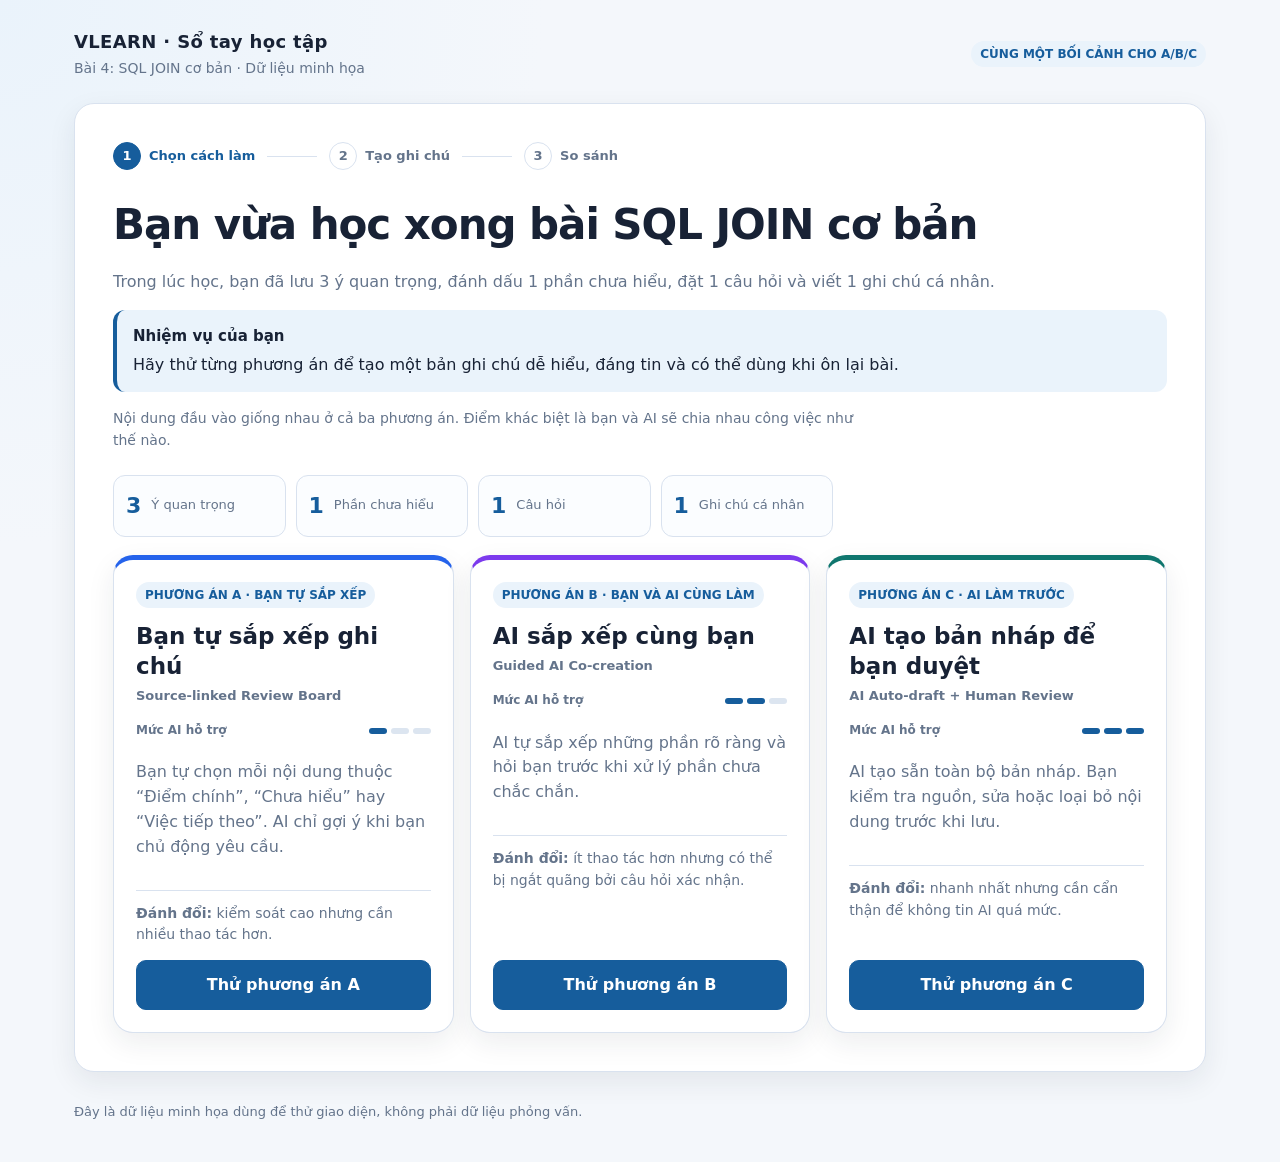
<file: prototype/index.html>
<!doctype html>
<html lang="vi">

<head>
  <meta charset="utf-8">

  <meta
    name="viewport"
    content="width=device-width, initial-scale=1"
  >

  <title>VLearn — Ba cách tạo ghi chú học tập</title>

  <link
    rel="stylesheet"
    href="styles.css"
  >
</head>

<body>

<a class="skip-link" href="#main-content">Bỏ qua phần đầu trang</a>

<div class="shell">

  <div class="topbar">

    <div>
      <div class="brand">
        VLEARN · Sổ tay học tập
      </div>

      <div class="lesson">
        Bài 4: SQL JOIN cơ bản · Dữ liệu minh họa
      </div>
    </div>

    <span class="badge">
      CÙNG MỘT BỐI CẢNH CHO A/B/C
    </span>

  </div>

  <main id="main-content" class="panel">

    <div class="journey" aria-label="Tiến trình trải nghiệm">
      <div class="journey-step active"><span>1</span><strong>Chọn cách làm</strong></div>
      <div class="journey-line"></div>
      <div class="journey-step"><span>2</span><strong>Tạo ghi chú</strong></div>
      <div class="journey-line"></div>
      <div class="journey-step"><span>3</span><strong>So sánh</strong></div>
    </div>

    <h1>
      Bạn vừa học xong bài SQL JOIN cơ bản
    </h1>

    <p class="muted">
      Trong lúc học, bạn đã lưu 3 ý quan trọng, đánh dấu 1 phần chưa hiểu,
      đặt 1 câu hỏi và viết 1 ghi chú cá nhân.
    </p>

    <div class="notice">
      <strong>Nhiệm vụ của bạn</strong>
      <span>Hãy thử từng phương án để tạo một bản ghi chú dễ hiểu, đáng tin và có thể dùng khi ôn lại bài.</span>
    </div>

    <p class="helper intro-helper">
      Nội dung đầu vào giống nhau ở cả ba phương án. Điểm khác biệt là bạn và AI sẽ chia nhau công việc như thế nào.
    </p>

    <div class="lesson-summary" aria-label="Nội dung đã lưu">
      <div class="summary-item"><strong>3</strong><span>Ý quan trọng</span></div>
      <div class="summary-item"><strong>1</strong><span>Phần chưa hiểu</span></div>
      <div class="summary-item"><strong>1</strong><span>Câu hỏi</span></div>
      <div class="summary-item"><strong>1</strong><span>Ghi chú cá nhân</span></div>
    </div>

    <div class="grid">

      <article class="card option-card option-a">

        <span class="badge">
          PHƯƠNG ÁN A · BẠN TỰ SẮP XẾP
        </span>

        <h2>
          Bạn tự sắp xếp ghi chú
        </h2>

        <span class="english-label">Source-linked Review Board</span>

        <div class="automation" aria-label="Mức AI hỗ trợ thấp">
          <span>Mức AI hỗ trợ</span>
          <div class="automation-dots"><i class="on"></i><i></i><i></i></div>
        </div>

        <p>
          Bạn tự chọn mỗi nội dung thuộc “Điểm chính”, “Chưa hiểu” hay “Việc tiếp theo”.
          AI chỉ gợi ý khi bạn chủ động yêu cầu.
        </p>

        <p class="option-tradeoff"><strong>Đánh đổi:</strong> kiểm soát cao nhưng cần nhiều thao tác hơn.</p>

        <div class="spacer"></div>

        <a
          class="btn"
          href="option-a.html"
        >
          Thử phương án A
        </a>

      </article>

      <article class="card option-card option-b">

        <span class="badge">
          PHƯƠNG ÁN B · BẠN VÀ AI CÙNG LÀM
        </span>

        <h2>
          AI sắp xếp cùng bạn
        </h2>

        <span class="english-label">Guided AI Co-creation</span>

        <div class="automation" aria-label="Mức AI hỗ trợ vừa">
          <span>Mức AI hỗ trợ</span>
          <div class="automation-dots"><i class="on"></i><i class="on"></i><i></i></div>
        </div>

        <p>
          AI tự sắp xếp những phần rõ ràng và hỏi bạn trước khi xử lý phần chưa chắc chắn.
        </p>

        <p class="option-tradeoff"><strong>Đánh đổi:</strong> ít thao tác hơn nhưng có thể bị ngắt quãng bởi câu hỏi xác nhận.</p>

        <div class="spacer"></div>

        <a
          class="btn"
          href="option-b.html"
        >
          Thử phương án B
        </a>

      </article>

      <article class="card option-card option-c">

        <span class="badge">
          PHƯƠNG ÁN C · AI LÀM TRƯỚC
        </span>

        <h2>
          AI tạo bản nháp để bạn duyệt
        </h2>

        <span class="english-label">AI Auto-draft + Human Review</span>

        <div class="automation" aria-label="Mức AI hỗ trợ cao">
          <span>Mức AI hỗ trợ</span>
          <div class="automation-dots"><i class="on"></i><i class="on"></i><i class="on"></i></div>
        </div>

        <p>
          AI tạo sẵn toàn bộ bản nháp. Bạn kiểm tra nguồn, sửa hoặc loại bỏ nội dung trước khi lưu.
        </p>

        <p class="option-tradeoff"><strong>Đánh đổi:</strong> nhanh nhất nhưng cần cẩn thận để không tin AI quá mức.</p>

        <div class="spacer"></div>

        <a
          class="btn"
          href="option-c.html"
        >
          Thử phương án C
        </a>

      </article>

    </div>

  </main>

  <footer>
    Đây là dữ liệu minh họa dùng để thử giao diện, không phải dữ liệu phỏng vấn.
  </footer>

</div>

</body>

</html>
</file>
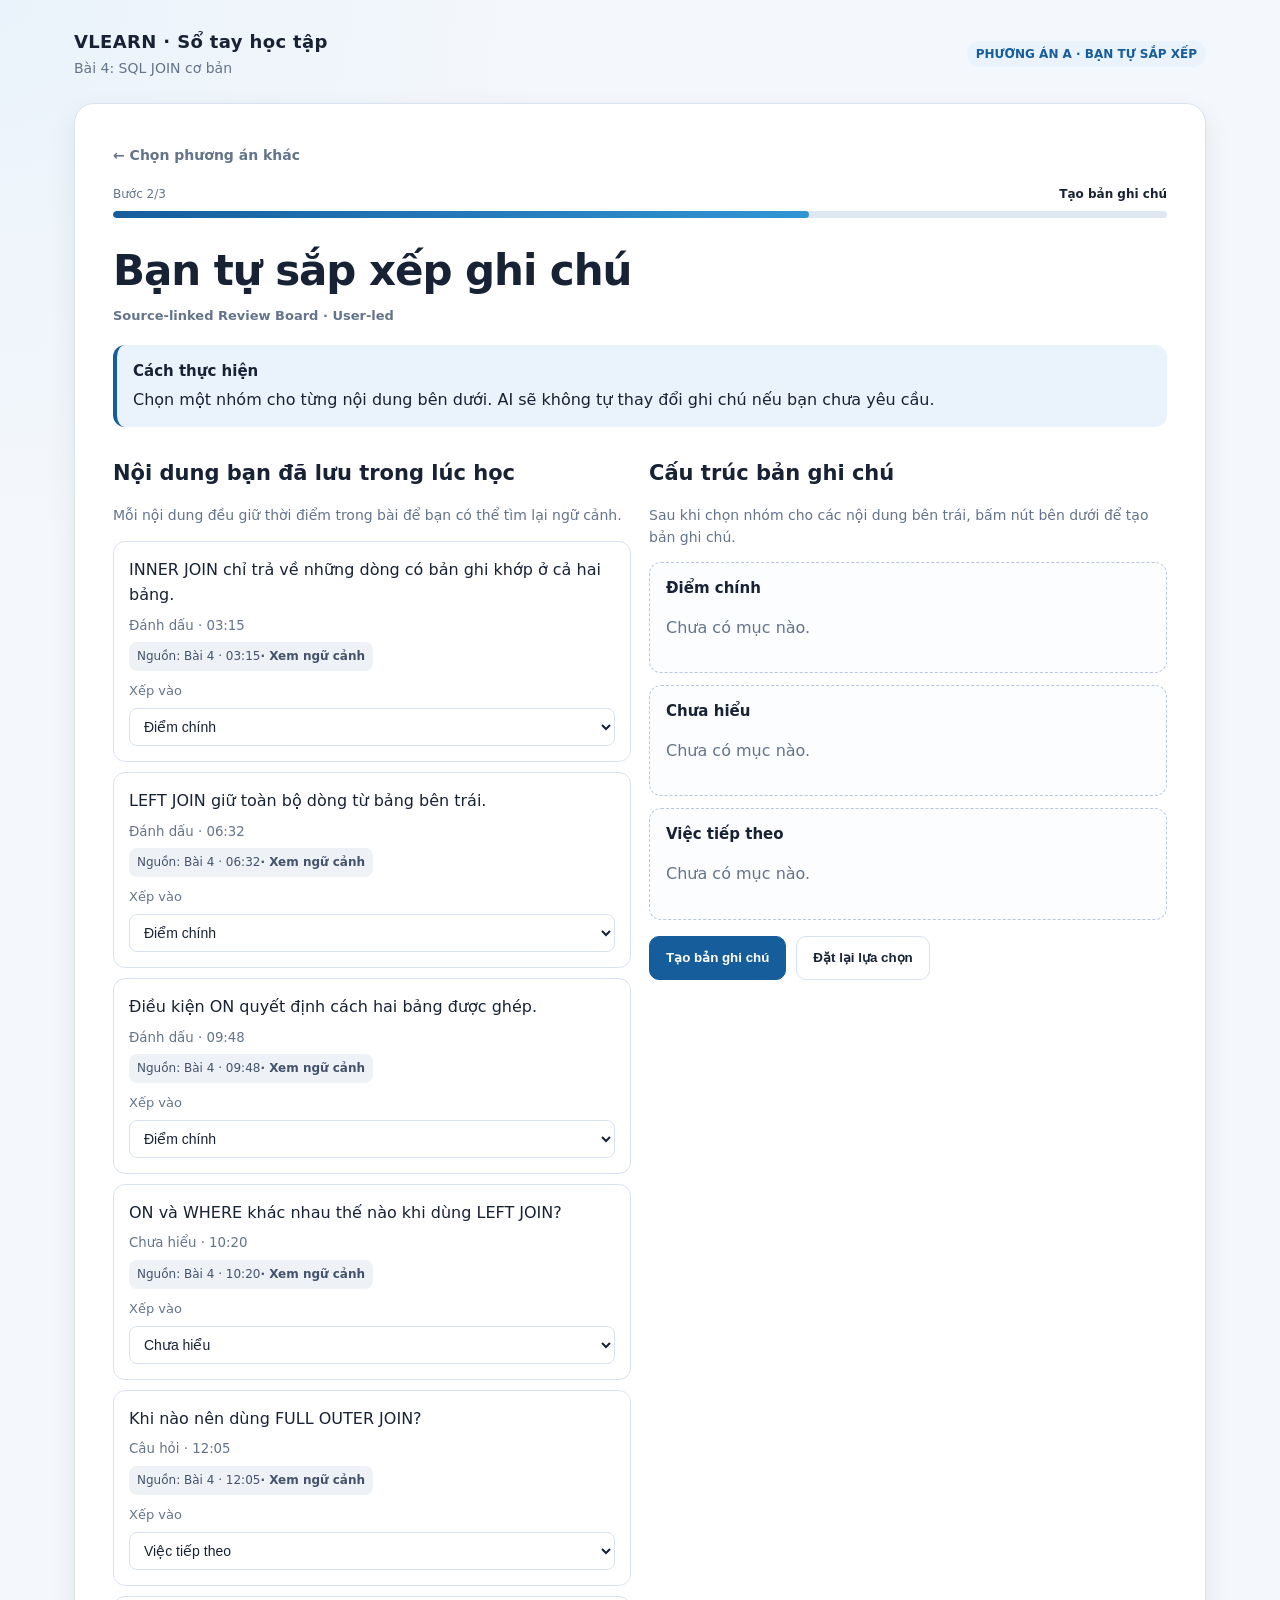
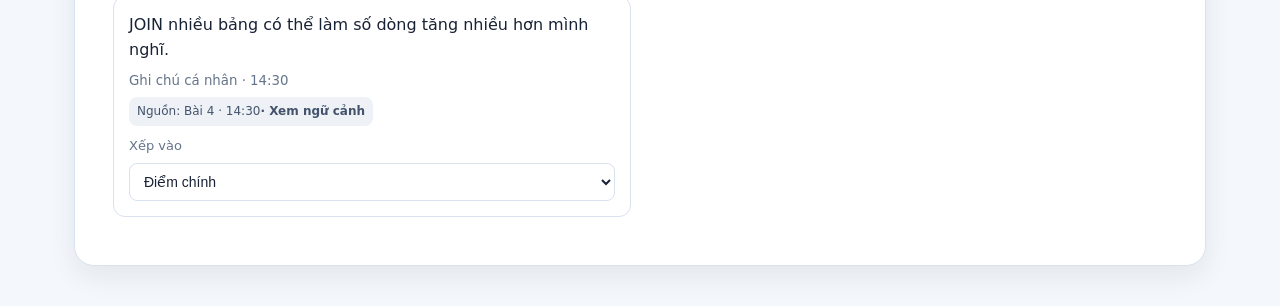
<file: prototype/option-a.html>
<!doctype html>
<html lang="vi">

<head>

  <meta charset="utf-8">

  <meta
    name="viewport"
    content="width=device-width, initial-scale=1"
  >

  <title>
    Phương án A — Bạn tự sắp xếp ghi chú
  </title>

  <link
    rel="stylesheet"
    href="styles.css"
  >

</head>

<body>

<a class="skip-link" href="#main-content">Đi thẳng đến nội dung chính</a>

<div class="shell">

  <div class="topbar">

    <div>

      <div class="brand">
        VLEARN · Sổ tay học tập
      </div>

      <div class="lesson">
        Bài 4: SQL JOIN cơ bản
      </div>

    </div>

    <span class="badge">
      PHƯƠNG ÁN A · BẠN TỰ SẮP XẾP
    </span>

  </div>

  <main id="main-content" class="panel">

    <a class="back-link" href="index.html">← Chọn phương án khác</a>

    <div class="progress-strip" aria-label="Bước 2 trên 3">
      <div class="progress-copy"><span id="progress-text">Bước 2/3</span><strong>Tạo bản ghi chú</strong></div>
      <div class="progress-track"><span id="progress-bar" style="width:66%"></span></div>
    </div>

    <h1>
      Bạn tự sắp xếp ghi chú
    </h1>

    <span class="english-label page-subtitle">Source-linked Review Board · User-led</span>

    <div class="notice">
      <strong>Cách thực hiện</strong>
      <span>Chọn một nhóm cho từng nội dung bên dưới. AI sẽ không tự thay đổi ghi chú nếu bạn chưa yêu cầu.</span>
    </div>

    <div
      id="a-raw"
      class="two-col"
    >

      <div>

        <h2>Nội dung bạn đã lưu trong lúc học</h2>

        <p class="helper">Mỗi nội dung đều giữ thời điểm trong bài để bạn có thể tìm lại ngữ cảnh.</p>

        <div class="trace">
          INNER JOIN chỉ trả về những dòng có bản ghi
          khớp ở cả hai bảng.

          <small>
            Đánh dấu · 03:15
          </small>

          <span class="source">
            Nguồn: Bài 4 · 03:15
          </span>

          <label class="classify-control">
            Xếp vào
            <select class="a-classification" data-content="INNER JOIN chỉ trả về những dòng có bản ghi khớp ở cả hai bảng." data-source="03:15">
              <option value="main" selected>Điểm chính</option>
              <option value="unclear">Chưa hiểu</option>
              <option value="next">Việc tiếp theo</option>
              <option value="ignore">Không đưa vào ghi chú</option>
            </select>
          </label>
        </div>

        <div class="trace">
          LEFT JOIN giữ toàn bộ dòng từ bảng bên trái.

          <small>
            Đánh dấu · 06:32
          </small>

          <span class="source">
            Nguồn: Bài 4 · 06:32
          </span>

          <label class="classify-control">
            Xếp vào
            <select class="a-classification" data-content="LEFT JOIN giữ toàn bộ dòng từ bảng bên trái." data-source="06:32">
              <option value="main" selected>Điểm chính</option>
              <option value="unclear">Chưa hiểu</option>
              <option value="next">Việc tiếp theo</option>
              <option value="ignore">Không đưa vào ghi chú</option>
            </select>
          </label>
        </div>

        <div class="trace">
          Điều kiện ON quyết định cách hai bảng được ghép.

          <small>
            Đánh dấu · 09:48
          </small>

          <span class="source">
            Nguồn: Bài 4 · 09:48
          </span>

          <label class="classify-control">
            Xếp vào
            <select class="a-classification" data-content="Điều kiện ON quyết định cách hai bảng được ghép." data-source="09:48">
              <option value="main" selected>Điểm chính</option>
              <option value="unclear">Chưa hiểu</option>
              <option value="next">Việc tiếp theo</option>
              <option value="ignore">Không đưa vào ghi chú</option>
            </select>
          </label>
        </div>

        <div class="trace">
          ON và WHERE khác nhau thế nào khi dùng LEFT JOIN?

          <small>
            Chưa hiểu · 10:20
          </small>

          <span class="source">
            Nguồn: Bài 4 · 10:20
          </span>

          <label class="classify-control">
            Xếp vào
            <select class="a-classification" data-content="ON và WHERE khác nhau thế nào khi dùng LEFT JOIN?" data-source="10:20">
              <option value="main">Điểm chính</option>
              <option value="unclear" selected>Chưa hiểu</option>
              <option value="next">Việc tiếp theo</option>
              <option value="ignore">Không đưa vào ghi chú</option>
            </select>
          </label>
        </div>

        <div class="trace">
          Khi nào nên dùng FULL OUTER JOIN?

          <small>
            Câu hỏi · 12:05
          </small>

          <span class="source">
            Nguồn: Bài 4 · 12:05
          </span>

          <label class="classify-control">
            Xếp vào
            <select class="a-classification" data-content="Khi nào nên dùng FULL OUTER JOIN?" data-source="12:05">
              <option value="main">Điểm chính</option>
              <option value="unclear">Chưa hiểu</option>
              <option value="next" selected>Việc tiếp theo</option>
              <option value="ignore">Không đưa vào ghi chú</option>
            </select>
          </label>
        </div>

        <div class="trace">
          JOIN nhiều bảng có thể làm số dòng tăng
          nhiều hơn mình nghĩ.

          <small>
            Ghi chú cá nhân · 14:30
          </small>

          <span class="source">
            Nguồn: Bài 4 · 14:30
          </span>

          <label class="classify-control">
            Xếp vào
            <select class="a-classification" data-content="JOIN nhiều bảng có thể làm số dòng tăng nhiều hơn mình nghĩ." data-source="14:30">
              <option value="main" selected>Điểm chính</option>
              <option value="unclear">Chưa hiểu</option>
              <option value="next">Việc tiếp theo</option>
              <option value="ignore">Không đưa vào ghi chú</option>
            </select>
          </label>
        </div>

      </div>

      <div>

        <h2>Cấu trúc bản ghi chú</h2>

        <p class="helper">Sau khi chọn nhóm cho các nội dung bên trái, bấm nút bên dưới để tạo bản ghi chú.</p>

        <div class="columns">

          <div class="bucket">
            <h3>Điểm chính</h3>
            <p class="muted">Chưa có mục nào.</p>
          </div>

          <div class="bucket">
            <h3>Chưa hiểu</h3>
            <p class="muted">Chưa có mục nào.</p>
          </div>

          <div class="bucket">
            <h3>Việc tiếp theo</h3>
            <p class="muted">Chưa có mục nào.</p>
          </div>

        </div>

        <div class="actions">

          <button
            class="btn"
            onclick="optionAOrganize()"
          >
            Tạo bản ghi chú
          </button>

          <button
            class="btn ghost"
            onclick="resetPage()"
          >
            Đặt lại lựa chọn
          </button>

        </div>

      </div>

    </div>

    <div
      id="a-organized"
      class="hidden"
    >

      <h2>
        Bản ghi chú học tập của bạn
      </h2>

      <div class="columns">

        <div id="a-main-result" class="bucket">

          <h3>Điểm chính</h3>

        </div>

        <div id="a-unclear-result" class="bucket">

          <h3>Chưa hiểu</h3>

        </div>

        <div
          id="a-next-result"
          class="bucket"
        >

          <h3>Việc tiếp theo</h3>

        </div>

      </div>

      <div class="actions">

        <button
          class="btn secondary"
          onclick="optionASuggest()"
        >
          Nhờ AI gợi ý thêm
        </button>

        <button class="btn" onclick="show('a-saved')">
          Lưu
        </button>

        <button
          class="btn ghost"
          onclick="resetPage()"
        >
          Làm lại từ đầu
        </button>

        <a
          class="btn ghost"
          href="index.html"
        >
          Quay lại chọn phương án
        </a>

      </div>

      <div
        id="a-suggestion"
        class="card warning hidden"
        style="padding:16px; margin-top:16px"
      >

        <strong>
          AI có một gợi ý
        </strong>

        <p>
          Bạn có câu hỏi
          “Khi nào nên dùng FULL OUTER JOIN?”.
          Thêm vào mục “Việc tiếp theo”?
        </p>

        <div class="actions">

          <button
            class="btn"
            onclick="optionAAddSuggestion()"
          >
            Thêm
          </button>

          <button
            class="btn ghost"
            onclick="hide('a-suggestion')"
          >
            Bỏ qua
          </button>

        </div>

      </div>

      <div id="a-saved" class="notice success hidden" role="status">
        Bản ghi chú đã được lưu. Bạn có thể chọn “Làm lại từ đầu” để quay về các dấu vết ban đầu.
      </div>

    </div>

  </main>

</div>

<script src="app.js"></script>

</body>

</html>
</file>
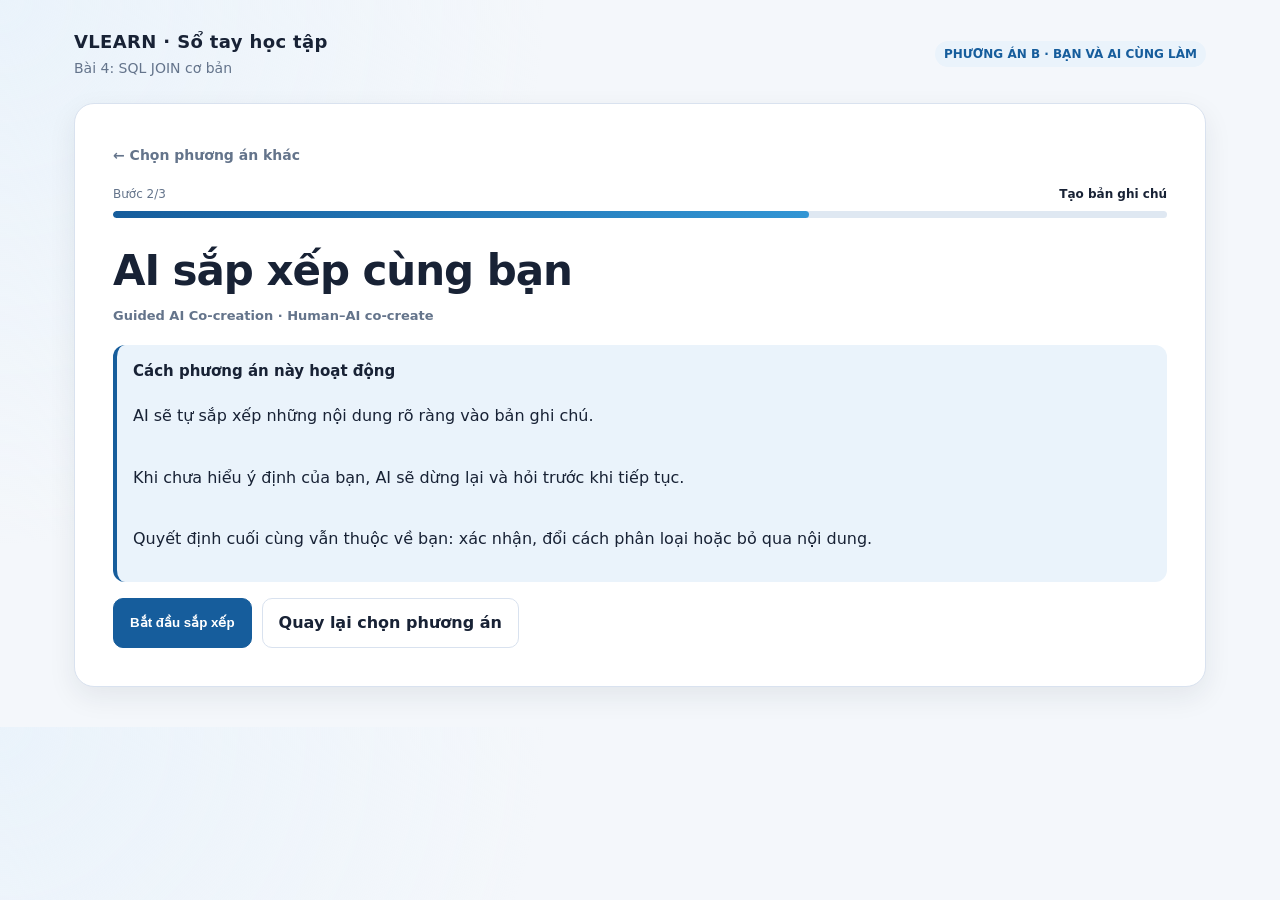
<file: prototype/option-b.html>
<!doctype html>
<html lang="vi">

<head>

  <meta charset="utf-8">

  <meta
    name="viewport"
    content="width=device-width, initial-scale=1"
  >

  <title>
    Phương án B — AI sắp xếp cùng bạn
  </title>

  <link
    rel="stylesheet"
    href="styles.css"
  >

</head>

<body>

<a class="skip-link" href="#main-content">Đi thẳng đến nội dung chính</a>

<div class="shell">

  <div class="topbar">

    <div>

      <div class="brand">
        VLEARN · Sổ tay học tập
      </div>

      <div class="lesson">
        Bài 4: SQL JOIN cơ bản
      </div>

    </div>

    <span class="badge">
      PHƯƠNG ÁN B · BẠN VÀ AI CÙNG LÀM
    </span>

  </div>

  <main id="main-content" class="panel">

    <a class="back-link" href="index.html">← Chọn phương án khác</a>

    <div class="progress-strip" aria-label="Bước 2 trên 3">
      <div class="progress-copy"><span id="progress-text">Bước 2/3</span><strong>Tạo bản ghi chú</strong></div>
      <div class="progress-track"><span id="progress-bar" style="width:66%"></span></div>
    </div>

    <h1>
      AI sắp xếp cùng bạn
    </h1>

    <span class="english-label page-subtitle">Guided AI Co-creation · Human–AI co-create</span>

    <div id="b-intro">

      <div class="notice">

        <strong>Cách phương án này hoạt động</strong>

        <p>
          AI sẽ tự sắp xếp những nội dung rõ ràng vào bản ghi chú.
        </p>

        <p>
          Khi chưa hiểu ý định của bạn, AI sẽ dừng lại và hỏi trước khi tiếp tục.
        </p>

        <p>
          Quyết định cuối cùng vẫn thuộc về bạn: xác nhận, đổi cách phân loại hoặc bỏ qua nội dung.
        </p>

      </div>

      <div class="actions">

        <button
          class="btn"
          onclick="optionBStart()"
        >
          Bắt đầu sắp xếp
        </button>

        <a
          class="btn ghost"
          href="index.html"
        >
          Quay lại chọn phương án
        </a>

      </div>

    </div>

    <div
      id="b-confirm"
      class="hidden"
    >

      <div class="two-col">

        <div>

          <h2>
            AI đã sắp xếp những phần rõ ràng
          </h2>

          <div class="note-item success">

            <strong>Điểm chính</strong>

            <br>

            INNER JOIN chỉ giữ các dòng khớp.

            <span class="source">
              Nguồn: Bài 4 · 03:15
            </span>

          </div>

          <div class="note-item success">

            <strong>Điểm chính</strong>

            <br>

            LEFT JOIN giữ toàn bộ dòng phía trái.

            <span class="source">
              Nguồn: Bài 4 · 06:32
            </span>

          </div>

        </div>

        <div>

          <div
            class="card warning"
            style="padding:18px"
          >

            <span class="badge">
              CẦN BẠN XÁC NHẬN
            </span>

            <h2>
              “ON và WHERE khác nhau thế nào khi dùng LEFT JOIN?”
            </h2>

            <p class="muted">
              AI chưa chắc bạn muốn xếp nội dung này vào nhóm nào. Hãy chọn cách phù hợp nhất với bạn.
            </p>

            <span class="source">
              Nguồn: dấu vết của bạn · 10:20
            </span>

            <div
              class="radio-list"
              style="margin-top:12px"
            >

              <label>
                <input
                  type="radio"
                  name="classification"
                  value="Phần chưa hiểu"
                  checked
                >
                Phần chưa hiểu
              </label>

              <label>
                <input
                  type="radio"
                  name="classification"
                  value="Câu hỏi cần hỏi"
                >
                Câu hỏi cần hỏi
              </label>

              <label>
                <input
                  type="radio"
                  name="classification"
                  value="Ghi chú cá nhân"
                >
                Ghi chú cá nhân
              </label>

            </div>

            <div class="actions">

              <button
                class="btn"
                onclick="optionBConfirm()"
              >
                Xác nhận lựa chọn
              </button>

              <button
                class="btn ghost"
                onclick="optionBSkip()"
              >
                Bỏ qua mục này
              </button>

            </div>

          </div>

        </div>

      </div>

    </div>

    <div
      id="b-result"
      class="hidden"
    >

      <h2>
        Bản ghi chú học tập của bạn
      </h2>

      <div class="columns">

        <div class="bucket">

          <h3>Điểm chính</h3>

          <div class="note-item">
            INNER JOIN…

            <span class="source">
              Nguồn: Bài 4 · 03:15
            </span>
          </div>

          <div class="note-item">
            LEFT JOIN…

            <span class="source">
              Nguồn: Bài 4 · 06:32
            </span>
          </div>

        </div>

        <div class="bucket">

          <h3 id="b-choice">
            Phần chưa hiểu
          </h3>

          <div class="note-item">
            ON và WHERE khác nhau thế nào?

            <span class="source">
              Nguồn: dấu vết của bạn · 10:20
            </span>
          </div>

        </div>

        <div class="bucket">

          <h3>Việc tiếp theo</h3>

          <div class="note-item">
            Xem lại LEFT JOIN và FULL OUTER JOIN.

            <span class="source">
              AI tạo từ các dấu vết của bạn
            </span>
          </div>

        </div>

      </div>

      <div class="actions">

        <button class="btn secondary" onclick="toggleEditing('b-result', this)">
          Sửa nội dung
        </button>

        <button class="btn" onclick="show('b-saved')">
          Lưu
        </button>

        <button
          class="btn ghost"
          onclick="resetPage()"
        >
          Làm lại từ đầu
        </button>

        <a
          class="btn ghost"
          href="index.html"
        >
          Quay lại chọn phương án
        </a>

      </div>

      <div id="b-saved" class="notice success hidden" role="status">
        Bản ghi chú đã được lưu. Bạn vẫn có thể sửa hoặc làm lại từ đầu.
      </div>

    </div>

  </main>

</div>

<script src="app.js"></script>

</body>

</html>
</file>
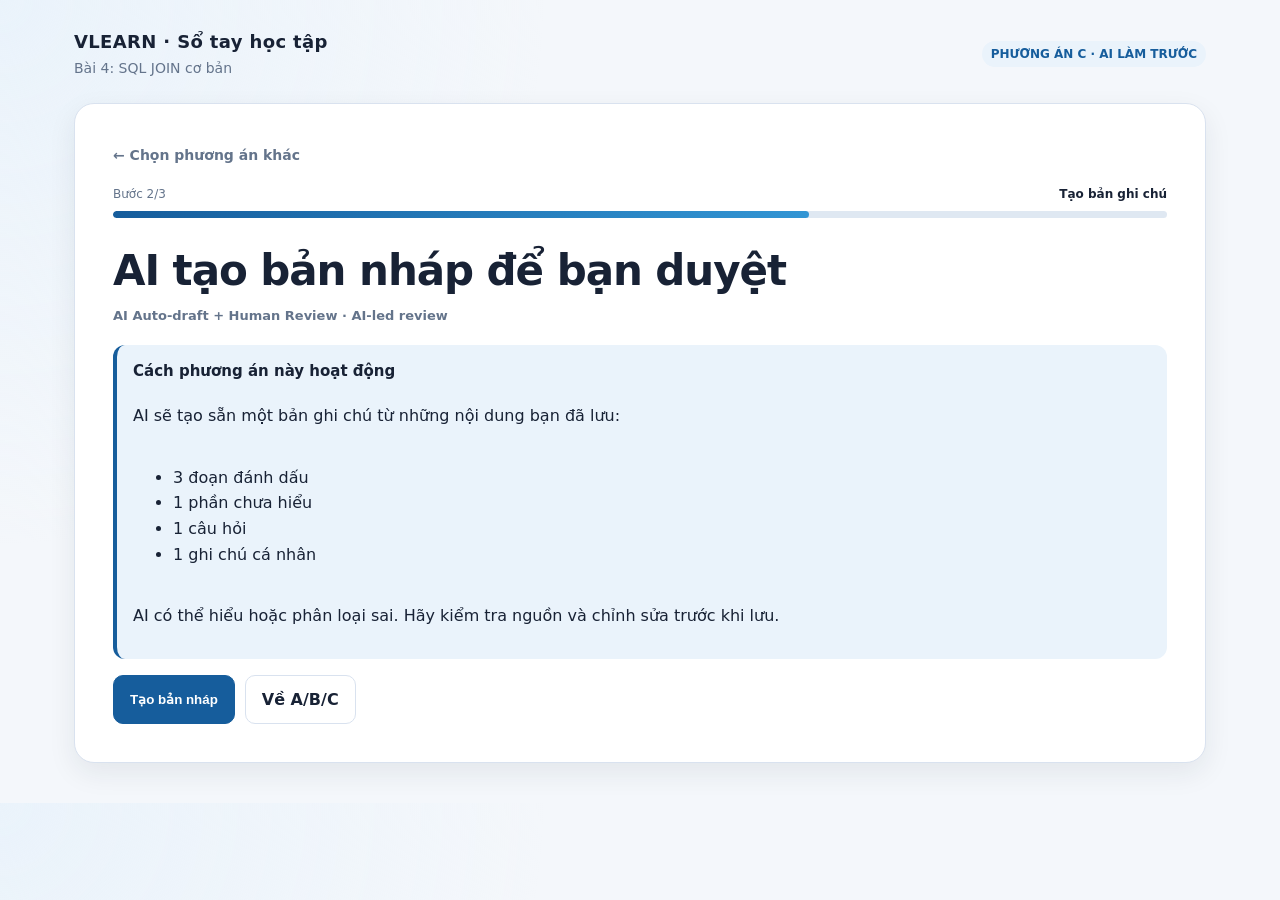
<file: prototype/option-c.html>
<!doctype html>
<html lang="vi">

<head>

  <meta charset="utf-8">

  <meta
    name="viewport"
    content="width=device-width, initial-scale=1"
  >

  <title>
    Phương án C — AI tạo bản nháp để bạn duyệt
  </title>

  <link
    rel="stylesheet"
    href="styles.css"
  >

</head>

<body>

<a class="skip-link" href="#main-content">Đi thẳng đến nội dung chính</a>

<div class="shell">

  <div class="topbar">

    <div>

      <div class="brand">
        VLEARN · Sổ tay học tập
      </div>

      <div class="lesson">
        Bài 4: SQL JOIN cơ bản
      </div>

    </div>

    <span class="badge">
      PHƯƠNG ÁN C · AI LÀM TRƯỚC
    </span>

  </div>

  <main id="main-content" class="panel">

    <a class="back-link" href="index.html">← Chọn phương án khác</a>

    <div class="progress-strip" aria-label="Bước 2 trên 3">
      <div class="progress-copy"><span id="progress-text">Bước 2/3</span><strong>Tạo bản ghi chú</strong></div>
      <div class="progress-track"><span id="progress-bar" style="width:66%"></span></div>
    </div>

    <h1>
      AI tạo bản nháp để bạn duyệt
    </h1>

    <span class="english-label page-subtitle">AI Auto-draft + Human Review · AI-led review</span>

    <div id="c-intro">

      <div class="notice">

        <strong>Cách phương án này hoạt động</strong>

        <p>
          AI sẽ tạo sẵn một bản ghi chú từ những nội dung bạn đã lưu:
        </p>

        <ul>
          <li>3 đoạn đánh dấu</li>
          <li>1 phần chưa hiểu</li>
          <li>1 câu hỏi</li>
          <li>1 ghi chú cá nhân</li>
        </ul>

        <p>
          AI có thể hiểu hoặc phân loại sai. Hãy kiểm tra nguồn và chỉnh sửa trước khi lưu.
        </p>

      </div>

      <div class="actions">

        <button
          class="btn"
          onclick="optionCGenerate()"
        >
          Tạo bản nháp
        </button>

        <a
          class="btn ghost"
          href="index.html"
        >
          Về A/B/C
        </a>

      </div>

    </div>

    <div
      id="c-draft"
      class="hidden"
    >

      <h2>
        Bản nháp do AI tạo
      </h2>

      <div class="note-item">

        <strong>INNER JOIN</strong>

        <br>

        Chỉ trả về những dòng có bản ghi khớp ở cả hai bảng.

        <span class="source">
          Nguồn: Bài 4 · 03:15
        </span>

      </div>

      <div class="note-item">

        <strong>LEFT JOIN</strong>

        <br>

        Giữ toàn bộ dòng từ bảng bên trái
        kể cả khi phía phải không khớp.

        <span class="source">
          Nguồn: Bài 4 · 06:32
        </span>

      </div>

      <div
        id="c-low"
        class="note-item warning"
      >

        <span class="badge">
          ĐỘ TIN CẬY: THẤP
        </span>

        <h3>
          ON và WHERE khác nhau thế nào?
        </h3>

        <p>
          AI đã xếp nội dung này vào mục “Chưa hiểu”, nhưng chưa chắc đây là ý định của bạn.
        </p>

        <span class="source">
          Nguồn: dấu vết của bạn · 10:20
        </span>

        <div class="actions">

          <button class="btn secondary" onclick="toggleEditing('c-low', this)">
            Sửa mục này
          </button>

          <button
            class="btn danger-btn"
            onclick="optionCRejectLow()"
          >
            Từ chối mục này
          </button>

        </div>

      </div>

      <div class="note-item">

        <strong>Việc tiếp theo</strong>

        <br>

        Xem lại LEFT JOIN và tìm ví dụ FULL OUTER JOIN.

        <span class="source">
          AI tạo từ các dấu vết của bạn
        </span>

      </div>

      <div class="actions">

        <button class="btn secondary" onclick="toggleEditing('c-draft', this)">
          Sửa bản nháp
        </button>

        <button
          class="btn"
          onclick="optionCSave()"
        >
          Lưu
        </button>

        <button
          class="btn ghost"
          onclick="resetPage()"
        >
          Quay về dấu vết ban đầu
        </button>

        <a
          class="btn ghost"
          href="index.html"
        >
          Quay lại chọn phương án
        </a>

      </div>

    </div>

    <div
      id="c-saved"
      class="hidden"
    >

      <div
        class="card success"
        style="padding:22px"
      >

        <h2>
          Bản ghi chú đã lưu
        </h2>

        <p>
          Bạn vẫn có thể hoàn tác hoặc mở lại ghi chú để chỉnh sửa.
        </p>

        <div class="actions">

          <button
            class="btn secondary"
            onclick="optionCUndo()"
          >
            Hoàn tác
          </button>

          <button
            class="btn ghost"
            onclick="resetPage()"
          >
            Làm lại từ đầu
          </button>

          <a
            class="btn ghost"
            href="index.html"
          >
            Quay lại chọn phương án
          </a>

        </div>

      </div>

    </div>

  </main>

</div>

<script src="app.js"></script>

</body>

</html>
</file>
<file: prototype/styles.css>
:root {
  --bg: #f4f7fb;
  --surface: #ffffff;
  --text: #182235;
  --muted: #64748b;
  --border: #d9e2ef;

  --primary: #165d9c;
  --primary-soft: #eaf3fb;
  --a-accent: #2563eb;
  --b-accent: #7c3aed;
  --c-accent: #0f766e;

  --warning-bg: #fff7dc;
  --warning-border: #e2b73c;

  --danger-bg: #fff1f1;
  --success-bg: #eef9f2;

  --shadow: 0 10px 28px rgba(24, 34, 53, 0.08);
}

* {
  box-sizing: border-box;
}

html {
  scroll-behavior: smooth;
}

body {
  margin: 0;

  font-family:
    Inter,
    ui-sans-serif,
    system-ui,
    -apple-system,
    BlinkMacSystemFont,
    "Segoe UI",
    sans-serif;

  background:
    radial-gradient(circle at top left, #eaf3fb 0, transparent 34rem),
    var(--bg);
  color: var(--text);
  font-size: 16px;
  line-height: 1.6;
}

a {
  color: var(--primary);
}

.skip-link {
  position: fixed;
  z-index: 1000;
  top: 10px;
  left: 10px;
  padding: 10px 14px;
  border-radius: 8px;
  background: var(--text);
  color: white;
  transform: translateY(-150%);
}

.skip-link:focus {
  transform: translateY(0);
}

.shell {
  max-width: 1180px;
  margin: 0 auto;
  padding: 28px 24px 40px;
}

.topbar {
  display: flex;
  align-items: center;
  justify-content: space-between;

  gap: 16px;
  margin-bottom: 24px;
}

.brand {
  font-weight: 800;
  letter-spacing: 0.02em;
  font-size: 18px;
}

.lesson {
  color: var(--muted);
  font-size: 14px;
}

.panel,
.card {
  background: var(--surface);
  border: 1px solid var(--border);
  border-radius: 20px;
  box-shadow: var(--shadow);
}

.panel {
  padding: clamp(20px, 4vw, 38px);
}

h1,
h2,
h3 {
  line-height: 1.3;
}

h1 {
  margin: 0 0 10px;
  font-size: clamp(28px, 4vw, 42px);
  letter-spacing: -0.025em;
}

h2 {
  font-size: 21px;
}

.grid {
  display: grid;
  grid-template-columns: repeat(3, 1fr);
  gap: 16px;
}

.two-col {
  display: grid;
  grid-template-columns: 1fr 1fr;
  gap: 18px;
}

.option-card {
  padding: 22px;
  min-height: 330px;

  display: flex;
  flex-direction: column;
  transition: transform 180ms ease, box-shadow 180ms ease;
}

.option-card:hover {
  transform: translateY(-4px);
  box-shadow: 0 18px 38px rgba(24, 34, 53, 0.13);
}

.option-card h2 {
  margin: 14px 0 4px;
  font-size: 23px;
}

.option-card p {
  color: var(--muted);
  line-height: 1.55;
}

.option-card.option-a {
  border-top: 5px solid var(--a-accent);
}

.option-card.option-b {
  border-top: 5px solid var(--b-accent);
}

.option-card.option-c {
  border-top: 5px solid var(--c-accent);
}

.option-tradeoff {
  padding-top: 12px;
  border-top: 1px solid var(--border);
  font-size: 14px;
}

.english-label {
  display: block;
  color: var(--muted);
  font-size: 13px;
  font-weight: 600;
}

.page-subtitle {
  margin: -2px 0 18px;
}

.helper {
  color: var(--muted);
  font-size: 14px;
  line-height: 1.55;
}

.intro-helper {
  max-width: 760px;
  margin: 2px 0 24px;
}

.journey {
  display: flex;
  align-items: center;
  max-width: 620px;
  margin-bottom: 28px;
}

.journey-step {
  display: flex;
  align-items: center;
  gap: 8px;
  color: var(--muted);
  font-size: 13px;
  white-space: nowrap;
}

.journey-step span {
  display: grid;
  width: 28px;
  height: 28px;
  place-items: center;
  border: 1px solid var(--border);
  border-radius: 50%;
  background: white;
  font-weight: 800;
}

.journey-step.active {
  color: var(--primary);
}

.journey-step.active span {
  border-color: var(--primary);
  background: var(--primary);
  color: white;
}

.journey-line {
  width: 50px;
  height: 1px;
  margin: 0 12px;
  background: var(--border);
}

.lesson-summary {
  display: grid;
  grid-template-columns: repeat(4, minmax(0, 1fr));
  gap: 10px;
  max-width: 720px;
  margin: 18px 0;
}

.summary-item {
  display: flex;
  align-items: center;
  gap: 10px;
  padding: 12px;
  border: 1px solid var(--border);
  border-radius: 12px;
  background: #fbfdff;
}

.summary-item strong {
  color: var(--primary);
  font-size: 22px;
}

.summary-item span {
  color: var(--muted);
  font-size: 13px;
  line-height: 1.3;
}

.automation {
  display: flex;
  align-items: center;
  justify-content: space-between;
  margin: 15px 0 4px;
  color: var(--muted);
  font-size: 12px;
  font-weight: 700;
}

.automation-dots {
  display: flex;
  gap: 4px;
}

.automation-dots i {
  width: 18px;
  height: 6px;
  border-radius: 999px;
  background: #dce5f0;
}

.automation-dots i.on {
  background: var(--primary);
}

.back-link {
  display: inline-flex;
  margin-bottom: 18px;
  color: var(--muted);
  font-size: 14px;
  font-weight: 700;
  text-decoration: none;
}

.back-link:hover {
  color: var(--primary);
}

.progress-strip {
  display: grid;
  gap: 7px;
  margin-bottom: 26px;
}

.progress-copy {
  display: flex;
  justify-content: space-between;
  color: var(--muted);
  font-size: 12px;
}

.progress-copy strong {
  color: var(--text);
}

.progress-track {
  height: 7px;
  overflow: hidden;
  border-radius: 999px;
  background: #dfe8f2;
}

.progress-track span {
  display: block;
  height: 100%;
  border-radius: inherit;
  background: linear-gradient(90deg, #165d9c, #3295d4);
  transition: width 300ms ease;
}

.option-card .spacer {
  flex: 1;
}

.badge {
  display: inline-flex;
  width: fit-content;

  padding: 5px 9px;
  border-radius: 999px;

  background: var(--primary-soft);
  color: var(--primary);

  font-size: 12px;
  font-weight: 700;
  line-height: 1.35;
  text-align: center;
}

.warning {
  background: var(--warning-bg);
  border: 1px solid var(--warning-border);
}

.danger {
  background: var(--danger-bg);
}

.success {
  background: var(--success-bg);
}

.btn {
  appearance: none;

  border: 1px solid var(--primary);
  background: var(--primary);
  color: white;

  border-radius: 10px;

  min-height: 44px;
  padding: 11px 16px;

  font-weight: 700;
  cursor: pointer;

  text-decoration: none;

  display: inline-flex;
  align-items: center;
  justify-content: center;

  gap: 8px;
}

.btn:hover {
  filter: brightness(0.96);
  transform: translateY(-1px);
}

.btn:focus-visible,
select:focus-visible {
  outline: 3px solid rgba(22, 93, 156, 0.25);
  outline-offset: 2px;
}

.btn.secondary {
  background: white;
  color: var(--primary);
}

.btn.ghost {
  background: transparent;
  color: var(--text);
  border-color: var(--border);
}

.btn.danger-btn {
  background: white;
  color: #a52929;
  border-color: #e9bbbb;
}

.actions {
  display: flex;
  flex-wrap: wrap;

  gap: 10px;

  margin-top: 16px;
}

.trace,
.note-item {
  border: 1px solid var(--border);
  border-radius: 12px;

  padding: 15px;
  margin-bottom: 10px;

  background: white;
}

.trace small,
.note-item small {
  color: var(--muted);
  display: block;
  margin-top: 7px;
}

.columns {
  display: grid;
  grid-template-columns: repeat(3, 1fr);
  gap: 12px;
}

.two-col .columns {
  grid-template-columns: 1fr;
}

.two-col .bucket {
  min-height: 100px;
}

.bucket {
  min-height: 210px;

  padding: 16px;

  background: #fbfdff;

  border: 1px dashed #b8c8dc;
  border-radius: 12px;
}

.bucket h3 {
  margin-top: 0;
  font-size: 15px;
}

.list-reset {
  list-style: none;
  padding: 0;
  margin: 0;
}

.muted {
  color: var(--muted);
}

.notice {
  padding: 14px 16px;

  border-radius: 12px;

  margin-bottom: 16px;

  background: var(--primary-soft);
  border-left: 4px solid var(--primary);
  display: grid;
  gap: 4px;
}

.notice strong {
  font-size: 15px;
}

.source {
  display: flex;
  width: fit-content;

  margin-top: 6px;
  padding: 4px 7px;

  border-radius: 8px;

  background: #eef2f7;
  color: #44536b;

  font-size: 12px;
}

.hidden {
  display: none !important;
}

.radio-list label {
  display: block;
  padding: 8px 0;
}

.source-link {
  cursor: pointer;
  border: 1px solid transparent;
  transition: border-color 150ms ease, background 150ms ease;
}

.source-link::after {
  content: " · Xem ngữ cảnh";
  font-weight: 700;
}

.source-link:hover,
.source-link:focus-visible {
  border-color: #a9bdd3;
  background: #e1ebf5;
}

.classify-control {
  display: grid;
  gap: 6px;
  margin-top: 10px;
  color: var(--muted);
  font-size: 13px;
}

select {
  width: 100%;
  padding: 9px 10px;
  border: 1px solid var(--border);
  border-radius: 8px;
  background: white;
  color: var(--text);
  font-size: 14px;
}

[contenteditable="true"] {
  outline: 1px dashed #93a9c3;
  outline-offset: 3px;
}

.modal-open {
  overflow: hidden;
}

.modal {
  position: fixed;
  z-index: 100;
  inset: 0;
  display: grid;
  place-items: center;
  padding: 20px;
}

.modal-backdrop {
  position: absolute;
  inset: 0;
  background: rgba(9, 20, 36, 0.58);
  backdrop-filter: blur(3px);
}

.modal-card {
  position: relative;
  width: min(560px, 100%);
  padding: 24px;
  border: 1px solid var(--border);
  border-radius: 20px;
  background: white;
  box-shadow: 0 28px 80px rgba(9, 20, 36, 0.3);
}

.modal-head {
  display: flex;
  align-items: flex-start;
  justify-content: space-between;
  gap: 16px;
}

.modal-head h2 {
  margin: 3px 0 8px;
}

.modal-kicker {
  color: var(--primary);
  font-size: 12px;
  font-weight: 800;
  text-transform: uppercase;
}

.icon-btn {
  display: grid;
  width: 40px;
  height: 40px;
  flex: 0 0 auto;
  place-items: center;
  border: 1px solid var(--border);
  border-radius: 50%;
  background: white;
  color: var(--text);
  font-size: 25px;
  cursor: pointer;
}

.source-player {
  display: flex;
  align-items: center;
  gap: 12px;
  margin: 18px 0;
  padding: 14px;
  border-radius: 12px;
  background: var(--primary-soft);
}

.source-player small {
  display: block;
  color: var(--muted);
}

.play-icon {
  display: grid;
  width: 38px;
  height: 38px;
  place-items: center;
  border-radius: 50%;
  background: var(--primary);
  color: white;
  font-size: 13px;
}

footer {
  margin-top: 30px;

  color: var(--muted);
  font-size: 13px;
}

@media (max-width: 820px) {

  .shell {
    padding: 16px 12px 28px;
  }

  .topbar {
    align-items: flex-start;
    flex-direction: column;
  }

  .grid,
  .two-col,
  .columns {
    grid-template-columns: 1fr;
  }

  .option-card {
    min-height: auto;
  }

  .journey-step strong {
    display: none;
  }

  .journey-line {
    flex: 1;
  }

  .lesson-summary {
    grid-template-columns: repeat(2, 1fr);
  }

}

@media (prefers-reduced-motion: reduce) {
  *,
  *::before,
  *::after {
    scroll-behavior: auto !important;
    transition-duration: 0.01ms !important;
    animation-duration: 0.01ms !important;
  }
}
</file>
